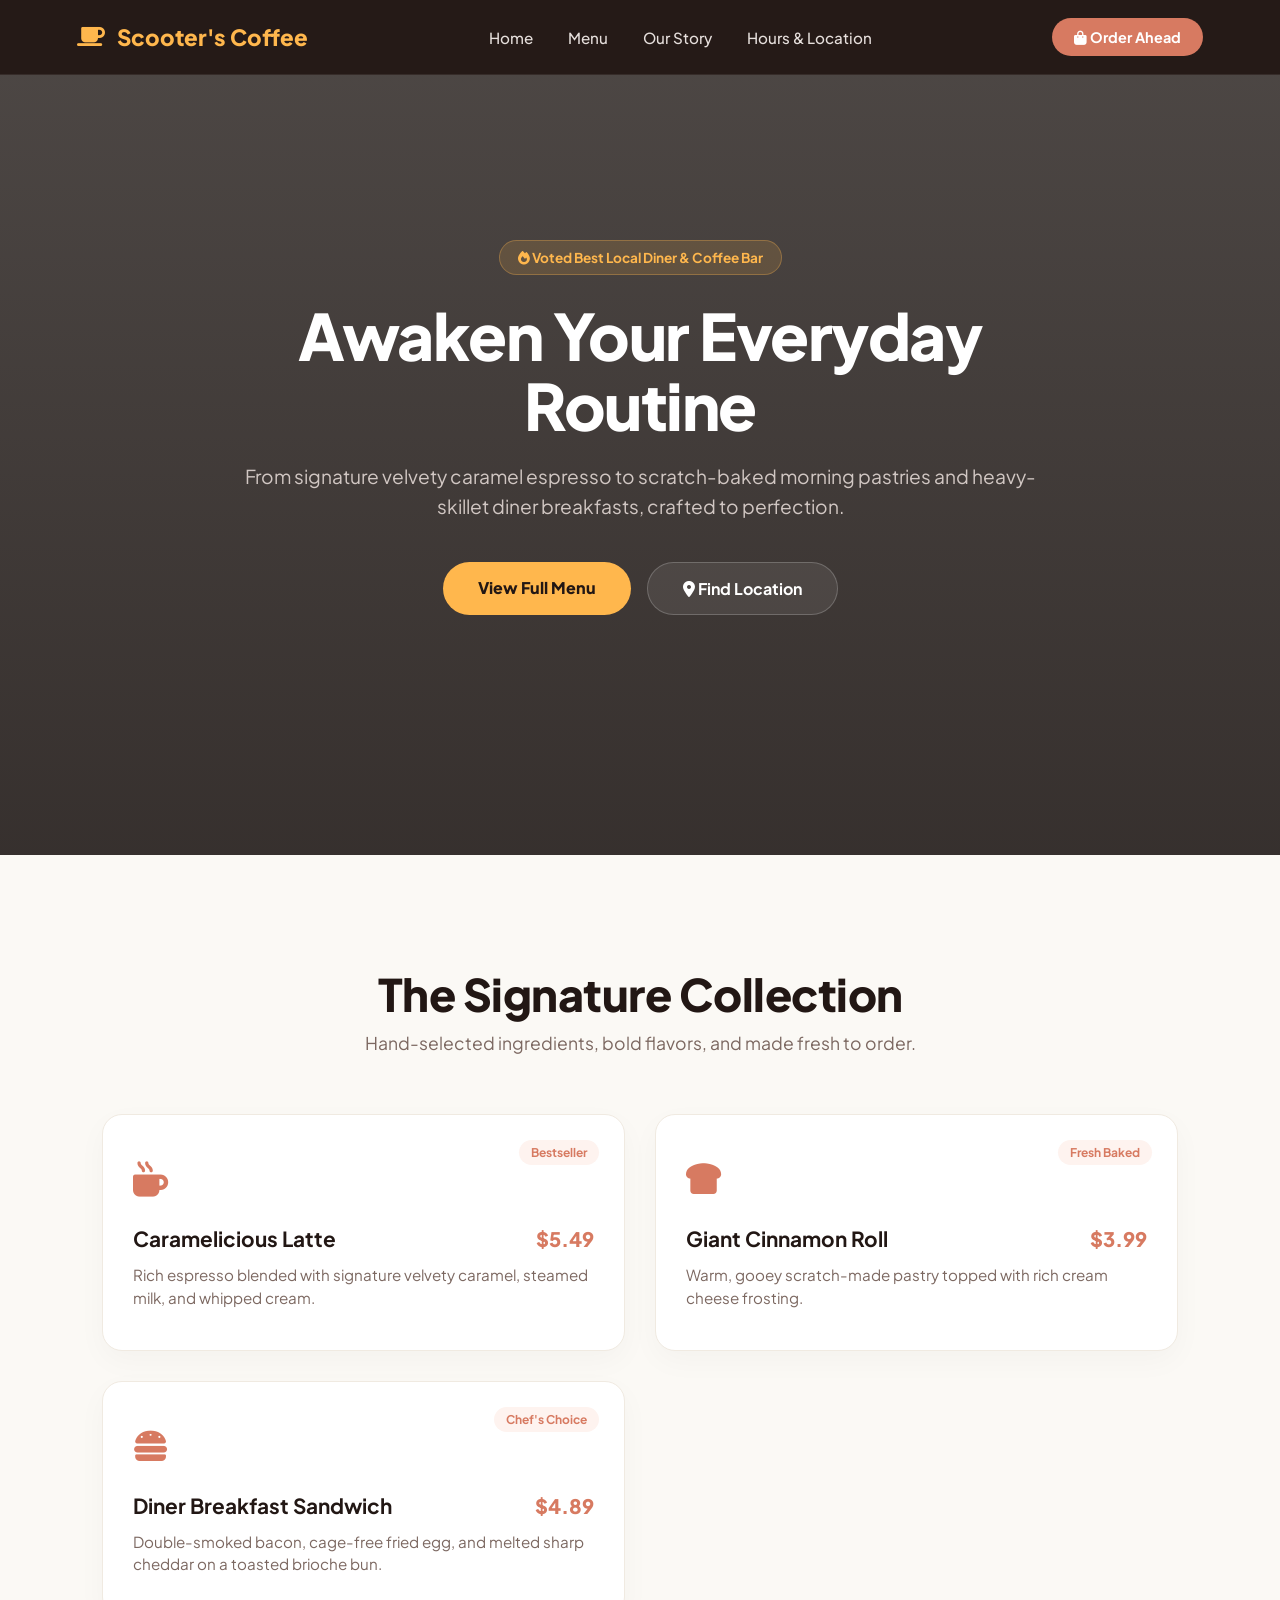
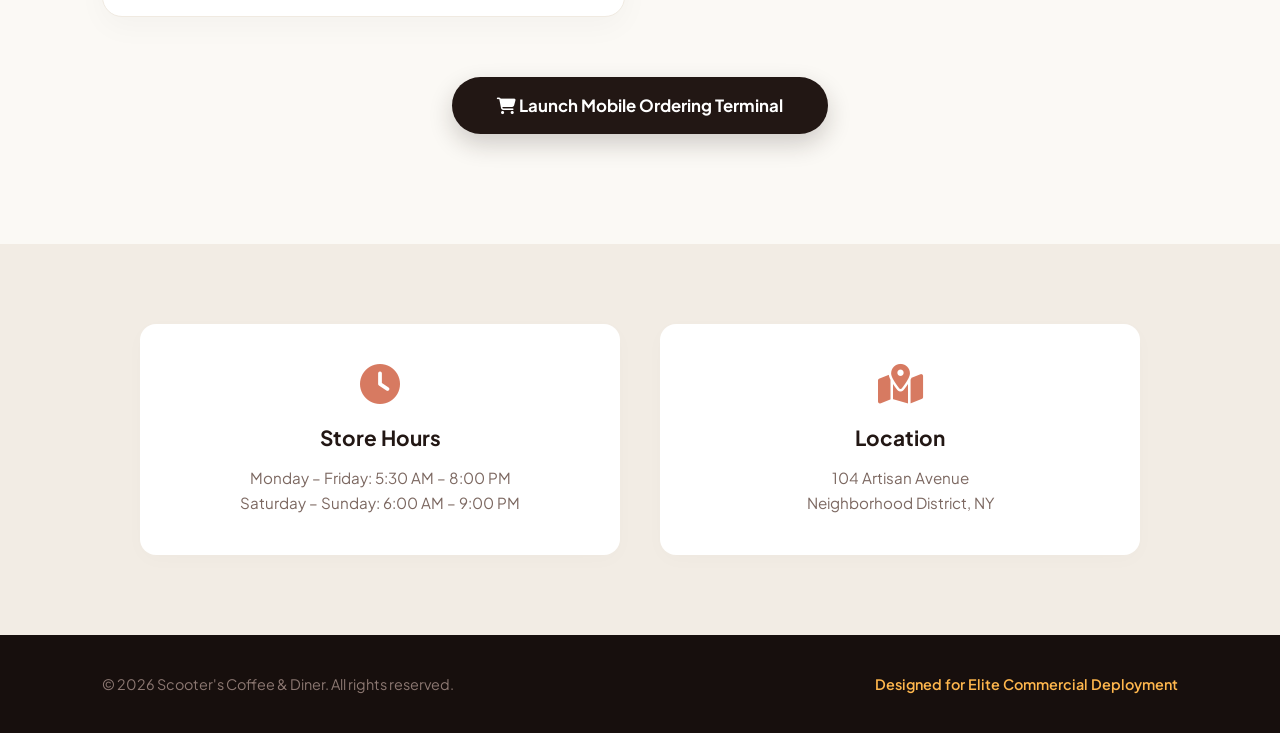
<file: index.html>
<!DOCTYPE html>
<html lang="en">
<head>
    <meta charset="UTF-8">
    <meta name="viewport" content="width=device-width, initial-scale=1.0">
    <title>Scooter's Coffee & Diner | Artisan Roasts & Comfort Classics</title>
    <link rel="stylesheet" href="style.css">
    <link rel="stylesheet" href="https://cdnjs.cloudflare.com/ajax/libs/font-awesome/6.4.0/css/all.min.css">
    <link href="https://fonts.googleapis.com/css2?family=Plus+Jakarta+Sans:wght@300;400;500;600;700;800&display=swap" rel="stylesheet">
</head>
<body>

    <!-- Elite Navigation Bar -->
    <nav class="navbar">
        <div class="nav-brand">
            <i class="fa-solid fa-mug-saucer"></i>
            <span>Scooter's Coffee</span>
        </div>
        <ul class="nav-menu">
            <li><a href="#hero">Home</a></li>
            <li><a href="#menu">Menu</a></li>
            <li><a href="#about">Our Story</a></li>
            <li><a href="#location">Hours & Location</a></li>
        </ul>
        <div class="nav-action">
            <button class="order-online-nav" id="topOrderBtn"><i class="fa-solid fa-bag-shopping"></i> Order Ahead</button>
        </div>
    </nav>

    <!-- Cinematic Hero Section -->
    <header id="hero" class="hero-cinematic">
        <div class="hero-overlay"></div>
        <div class="hero-container">
            <span class="badge"><i class="fa-solid fa-fire"></i> Voted Best Local Diner & Coffee Bar</span>
            <h1>Awaken Your Everyday Routine</h1>
            <p>From signature velvety caramel espresso to scratch-baked morning pastries and heavy-skillet diner breakfasts, crafted to perfection.</p>
            <div class="hero-buttons">
                <a href="#menu" class="btn-primary">View Full Menu</a>
                <a href="#location" class="btn-secondary"><i class="fa-solid fa-location-dot"></i> Find Location</a>
            </div>
        </div>
    </header>

    <!-- Interactive Menu Section -->
    <section id="menu" class="menu-showcase">
        <div class="section-heading">
            <h2>The Signature Collection</h2>
            <p>Hand-selected ingredients, bold flavors, and made fresh to order.</p>
        </div>

        <div class="menu-grid">
            <!-- Item 1 -->
            <div class="menu-item-card">
                <div class="card-badge">Bestseller</div>
                <div class="item-icon-wrapper"><i class="fa-solid fa-mug-hot"></i></div>
                <div class="item-details">
                    <div class="item-title-price">
                        <h3>Caramelicious Latte</h3>
                        <span class="price">$5.49</span>
                    </div>
                    <p>Rich espresso blended with signature velvety caramel, steamed milk, and whipped cream.</p>
                </div>
            </div>

            <!-- Item 2 -->
            <div class="menu-item-card">
                <div class="card-badge">Fresh Baked</div>
                <div class="item-icon-wrapper"><i class="fa-solid fa- croissant"></i><i class="fa-solid fa-bread-slice"></i></div>
                <div class="item-details">
                    <div class="item-title-price">
                        <h3>Giant Cinnamon Roll</h3>
                        <span class="price">$3.99</span>
                    </div>
                    <p>Warm, gooey scratch-made pastry topped with rich cream cheese frosting.</p>
                </div>
            </div>

            <!-- Item 3 -->
            <div class="menu-item-card">
                <div class="card-badge">Chef's Choice</div>
                <div class="item-icon-wrapper"><i class="fa-solid fa-burger"></i></div>
                <div class="item-details">
                    <div class="item-title-price">
                        <h3>Diner Breakfast Sandwich</h3>
                        <span class="price">$4.89</span>
                    </div>
                    <p>Double-smoked bacon, cage-free fried egg, and melted sharp cheddar on a toasted brioche bun.</p>
                </div>
            </div>
        </div>

        <div class="central-cta-box">
            <button id="mainOrderBtn"><i class="fa-solid fa-cart-shopping"></i> Launch Mobile Ordering Terminal</button>
        </div>
    </section>

    <!-- Info & Hours Grid -->
    <section id="location" class="info-section">
        <div class="info-grid">
            <div class="info-card">
                <i class="fa-solid fa-clock"></i>
                <h3>Store Hours</h3>
                <p>Monday – Friday: 5:30 AM – 8:00 PM</p>
                <p>Saturday – Sunday: 6:00 AM – 9:00 PM</p>
            </div>
            <div class="info-card">
                <i class="fa-solid fa-map-location-dot"></i>
                <h3>Location</h3>
                <p>104 Artisan Avenue</p>
                <p>Neighborhood District, NY</p>
            </div>
        </div>
    </section>

    <!-- Professional Footer -->
    <footer>
        <div class="footer-content">
            <p>&copy; 2026 Scooter's Coffee & Diner. All rights reserved.</p>
            <p class="designer-tag">Designed for Elite Commercial Deployment</p>
        </div>
    </footer>

    <script src="script.js"></script>
</body>
</html>
</file>
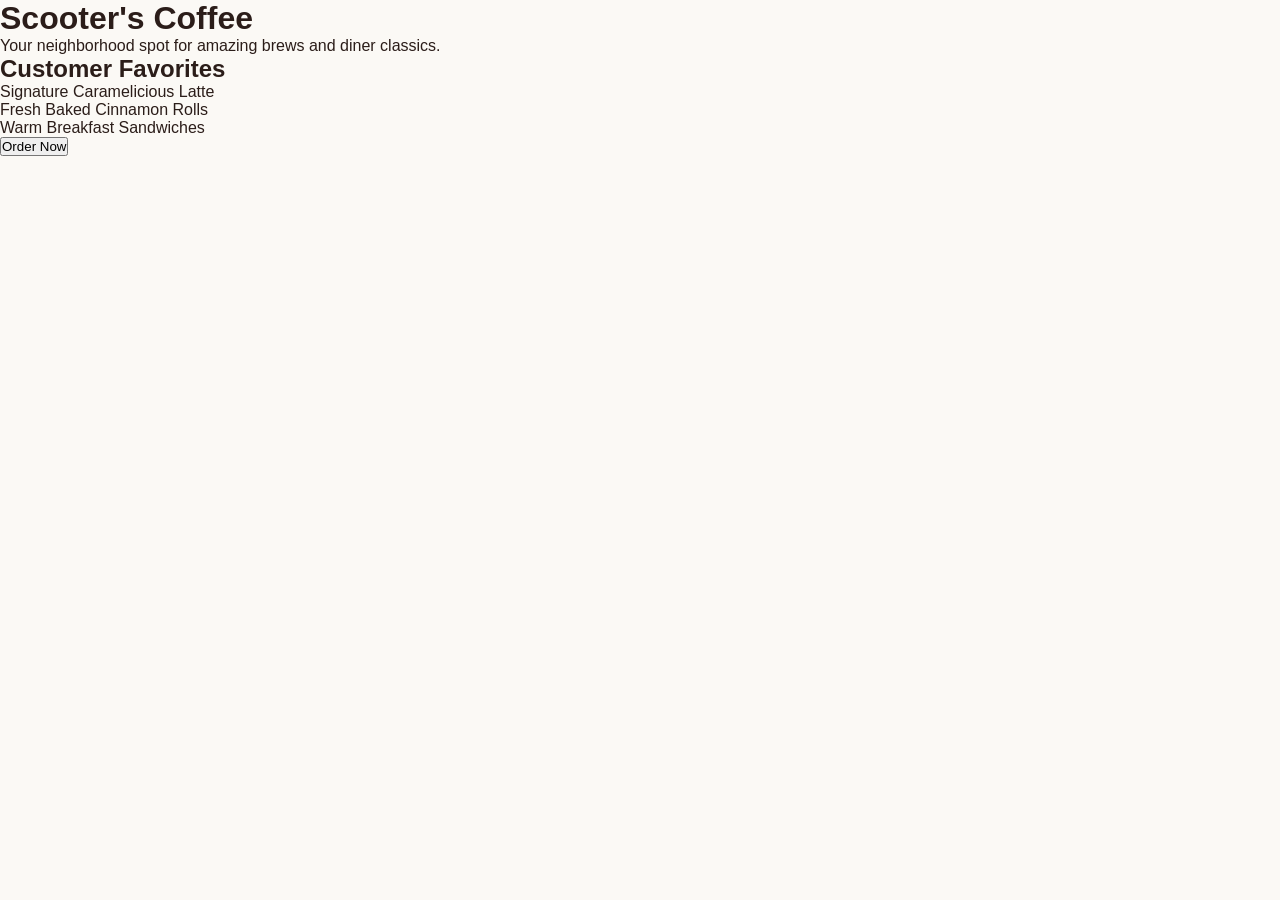
<file: gemini-code-1787421414960.html>
<!DOCTYPE html>
<html lang="en">
<head>
    <meta charset="UTF-8">
    <meta name="viewport" content="width=device-width, initial-scale=1.0">
    <title>Scooter's Coffee & Diner</title>
    <link rel="stylesheet" href="style.css">
</head>
<body>

    <header>
        <h1>Scooter's Coffee</h1>
        <p>Your neighborhood spot for amazing brews and diner classics.</p>
    </header>

    <section class="menu">
        <h2>Customer Favorites</h2>
        <ul>
            <li>Signature Caramelicious Latte</li>
            <li>Fresh Baked Cinnamon Rolls</li>
            <li>Warm Breakfast Sandwiches</li>
        </ul>
        <button id="orderBtn">Order Now</button>
    </section>

    <script src="script.js"></script>
</body>
</html>
</file>
<file: style.css>
:root {
    --primary: #d77a61;
    --primary-dark: #bc5d43;
    --espresso: #221714;
    --espresso-light: #382520;
    --cream: #fbf9f5;
    --card-bg: #ffffff;
    --text-main: #2b1d19;
    --text-muted: #7c6861;
    --border: #f0eae1;
}

* {
    box-sizing: border-box;
    margin: 0;
    padding: 0;
    font-family: 'Plus Jakarta Sans', sans-serif;
    scroll-behavior: smooth;
}

body {
    background-color: var(--cream);
    color: var(--text-main);
}

/* Navbar */
.navbar {
    position: fixed;
    top: 0;
    left: 0;
    width: 100%;
    display: flex;
    justify-content: space-between;
    align-items: center;
    padding: 18px 6%;
    background: rgba(34, 23, 20, 0.92);
    backdrop-filter: blur(12px);
    z-index: 1000;
    border-bottom: 1px solid rgba(255,255,255,0.08);
}

.nav-brand {
    display: flex;
    align-items: center;
    gap: 12px;
    color: #ffb74d;
    font-size: 1.4rem;
    font-weight: 800;
}

.nav-menu {
    list-style: none;
    display: flex;
    gap: 35px;
}

.nav-menu a {
    color: #e6dfdc;
    text-decoration: none;
    font-weight: 500;
    font-size: 0.95rem;
    transition: color 0.2s ease;
}

.nav-menu a:hover {
    color: #ffb74d;
}

.order-online-nav {
    background: var(--primary);
    color: white;
    border: none;
    padding: 10px 22px;
    border-radius: 50px;
    font-weight: 700;
    font-size: 0.9rem;
    cursor: pointer;
    transition: all 0.2s ease;
}

.order-online-nav:hover {
    background: var(--primary-dark);
    transform: translateY(-1px);
}

/* Cinematic Hero */
.hero-cinematic {
    position: relative;
    height: 95vh;
    background: url('https://images.unsplash.com/photo-1501339847302-ac426a4a7cbb?auto=format&fit=crop&w=1800&q=85') no-repeat center center/cover;
    display: flex;
    align-items: center;
    justify-content: center;
    text-align: center;
    padding: 0 20px;
}

.hero-overlay {
    position: absolute;
    inset: 0;
    background: linear-gradient(180deg, rgba(20,13,11,0.75) 0%, rgba(20,13,11,0.85) 100%);
}

.hero-container {
    position: relative;
    max-width: 800px;
    z-index: 2;
}

.badge {
    display: inline-block;
    background: rgba(255, 183, 77, 0.15);
    color: #ffb74d;
    padding: 8px 18px;
    border-radius: 30px;
    font-size: 0.85rem;
    font-weight: 700;
    margin-bottom: 25px;
    border: 1px solid rgba(255, 183, 77, 0.3);
}

.hero-container h1 {
    font-size: 4rem;
    font-weight: 800;
    color: #ffffff;
    margin-bottom: 20px;
    line-height: 1.1;
    letter-spacing: -1.5px;
}

.hero-container p {
    font-size: 1.2rem;
    color: #d1c7c3;
    margin-bottom: 40px;
    line-height: 1.6;
}

.hero-buttons {
    display: flex;
    gap: 16px;
    justify-content: center;
}

.btn-primary {
    background: #ffb74d;
    color: var(--espresso);
    padding: 15px 35px;
    border-radius: 40px;
    font-weight: 800;
    text-decoration: none;
    transition: all 0.2s ease;
}

.btn-primary:hover {
    background: #ffa726;
    transform: translateY(-2px);
}

.btn-secondary {
    background: rgba(255,255,255,0.08);
    color: white;
    padding: 15px 35px;
    border-radius: 40px;
    font-weight: 700;
    text-decoration: none;
    border: 1px solid rgba(255,255,255,0.2);
    transition: all 0.2s ease;
}

.btn-secondary:hover {
    background: rgba(255,255,255,0.15);
}

/* Menu Section */
.menu-showcase {
    padding: 110px 8%;
    max-width: 1300px;
    margin: 0 auto;
}

.section-heading {
    text-align: center;
    margin-bottom: 60px;
}

.section-heading h2 {
    font-size: 2.8rem;
    font-weight: 800;
    color: var(--espresso);
    letter-spacing: -0.5px;
}

.section-heading p {
    color: var(--text-muted);
    font-size: 1.1rem;
    margin-top: 10px;
}

.menu-grid {
    display: grid;
    grid-template-columns: repeat(auto-fit, minmax(340px, 1fr));
    gap: 30px;
}

.menu-item-card {
    position: relative;
    background: var(--card-bg);
    padding: 40px 30px;
    border-radius: 20px;
    border: 1px solid var(--border);
    box-shadow: 0 10px 30px rgba(43,29,25,0.03);
    transition: all 0.3s cubic-bezier(0.16, 1, 0.3, 1);
}

.menu-item-card:hover {
    transform: translateY(-8px);
    box-shadow: 0 20px 40px rgba(43,29,25,0.08);
    border-color: rgba(215, 122, 97, 0.3);
}

.card-badge {
    position: absolute;
    top: 25px;
    right: 25px;
    background: #fef3ef;
    color: var(--primary);
    font-size: 0.75rem;
    font-weight: 700;
    padding: 5px 12px;
    border-radius: 20px;
}

.item-icon-wrapper {
    font-size: 2.2rem;
    color: var(--primary);
    margin-bottom: 25px;
}

.item-title-price {
    display: flex;
    justify-content: space-between;
    align-items: baseline;
    margin-bottom: 12px;
}

.item-title-price h3 {
    font-size: 1.3rem;
    font-weight: 700;
    color: var(--espresso);
}

.price {
    font-size: 1.25rem;
    font-weight: 800;
    color: var(--primary);
}

.menu-item-card p {
    color: var(--text-muted);
    font-size: 0.95rem;
    line-height: 1.5;
}

.central-cta-box {
    text-align: center;
    margin-top: 60px;
}

#mainOrderBtn {
    background: var(--espresso);
    color: white;
    border: none;
    padding: 18px 45px;
    border-radius: 50px;
    font-size: 1.05rem;
    font-weight: 700;
    cursor: pointer;
    box-shadow: 0 10px 25px rgba(34,23,20,0.2);
    transition: all 0.2s ease;
}

#mainOrderBtn:hover {
    background: var(--espresso-light);
    transform: scale(1.02);
}

/* Info Section */
.info-section {
    background: #f2ece4;
    padding: 80px 8%;
}

.info-grid {
    max-width: 1000px;
    margin: 0 auto;
    display: grid;
    grid-template-columns: repeat(auto-fit, minmax(300px, 1fr));
    gap: 40px;
    text-align: center;
}

.info-card {
    background: white;
    padding: 40px;
    border-radius: 16px;
    box-shadow: 0 5px 20px rgba(0,0,0,0.02);
}

.info-card i {
    font-size: 2.5rem;
    color: var(--primary);
    margin-bottom: 20px;
}

.info-card h3 {
    font-size: 1.3rem;
    color: var(--espresso);
    margin-bottom: 15px;
}

.info-card p {
    color: var(--text-muted);
    font-size: 0.95rem;
    line-height: 1.6;
}

/* Footer */
footer {
    background: #170f0d;
    color: #8c7872;
    padding: 40px 8%;
    text-align: center;
}

.footer-content {
    max-width: 1200px;
    margin: 0 auto;
    display: flex;
    justify-content: space-between;
    align-items: center;
    font-size: 0.9rem;
}

.designer-tag {
    color: #ffb74d;
    font-weight: 600;
}

@media (max-width: 768px) {
    .hero-container h1 { font-size: 2.8rem; }
    .nav-menu { display: none; }
    .footer-content { flex-direction: column; gap: 15px; }
}
</file>
